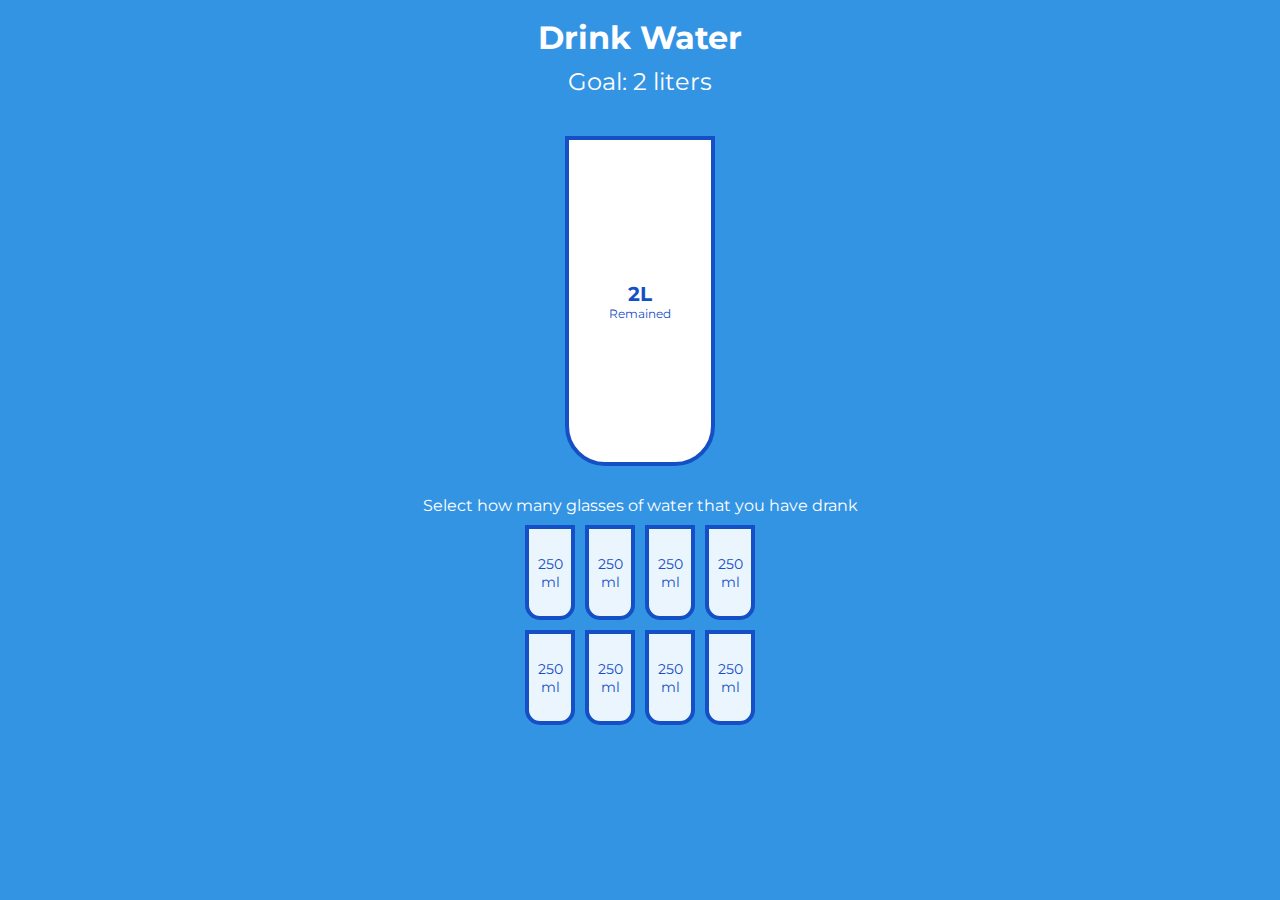
<file: MyProject/drink water/index.html>
<!DOCTYPE html>
<html lang="en">
<head>
    <meta charset="UTF-8">
    <meta http-equiv="X-UA-Compatible" content="IE=edge">
    <meta name="viewport" content="width=device-width, initial-scale=1.0">
    <title>Drink Water Reminder</title>
    <link rel="stylesheet" href="style.css">
</head>
<body>
    <h1>Drink Water</h1>
    <h2>Goal: 2 liters</h2>
    <div class="cup">
      <div class="remained" id="remained">
        <span id="liters"></span>
        <small>Remained</small>
      </div>
      <div class="percentage" id="percentage"></div>
    </div>
    <p class="text">Select how many glasses of water that you have drank</p>
    <div class="cups">
      <div class="cup cup-small">250 ml</div>
      <div class="cup cup-small">250 ml</div>
      <div class="cup cup-small">250 ml</div>
      <div class="cup cup-small">250 ml</div>
      <div class="cup cup-small">250 ml</div>
      <div class="cup cup-small">250 ml</div>
      <div class="cup cup-small">250 ml</div>
      <div class="cup cup-small">250 ml</div>
    </div>
    <script src="script.js"></script>
</body>
</html>
</file>
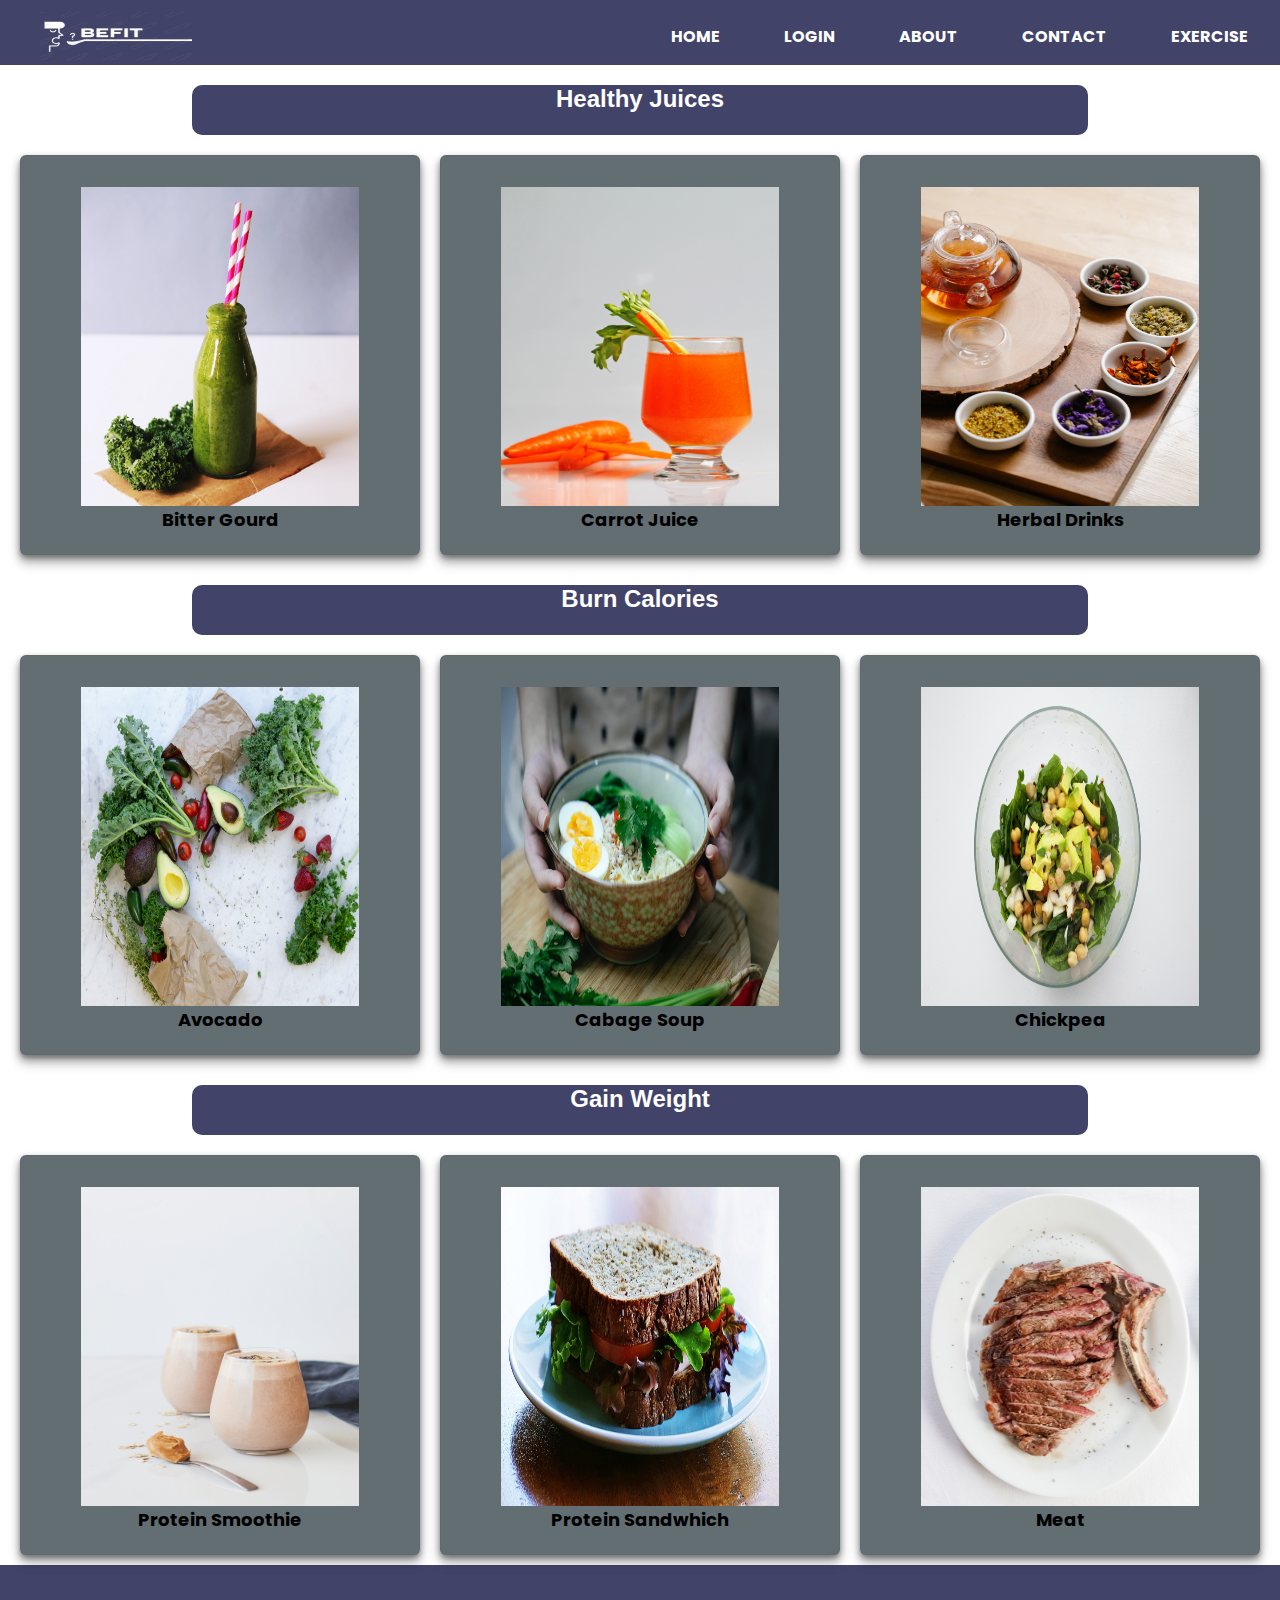
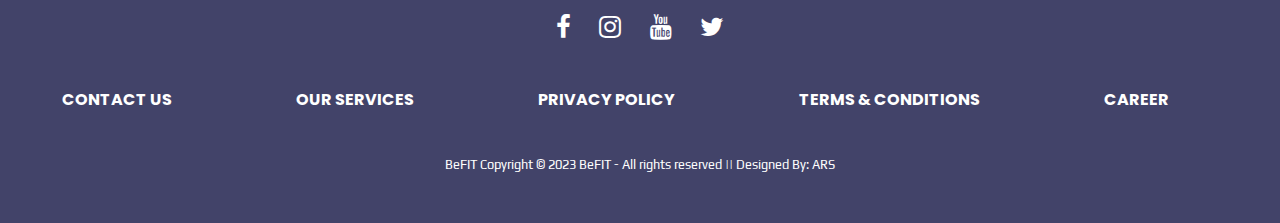
<file: MyProject/complete web development/diet.html>
<!DOCTYPE html>
<html>

<head>
	<meta charset="utf-8">
	<meta name="viewport" content="width=device-width, initial-scale=1">
	<title>BeFit-Eat healthy</title>
	<link rel="stylesheet" type="text/css" href="exercise.css">
    <!-- <link rel="shortcut.icon" type="image/x-icon" href="logo.png"> -->
	<!-- <link href="https://cdn.jsdelivr.net/npm/bootstrap@5.3.0-alpha1/dist/css/bootstrap.min.css" rel="stylesheet" integrity="sha384-GLhlTQ8iRABdZLl6O3oVMWSktQOp6b7In1Zl3/Jr59b6EGGoI1aFkw7cmDA6j6gD" crossorigin="anonymous"> -->

</head>

<body>
	<header>
		<nav>
			<h2 class="logo">
				<img class="logo1" src="BEFITLOGO.jpeg">
			</h2>
			<ul>
				<a href="#">
					<li>Home</li>
				</a>
				<a href="#">
					<li>Login</li>
				</a>
				<a href="#">
					<li>About</li>
				</a>
				<a href="#">
					<li>Contact</li>
				</a>
				<a href="#">
					<li>Exercise</li>
				</a>
			</ul>
        </nav>

        <div class="h2-yog">
            <h2 class="head">Healthy Juices</h2>
        </div>
       
        </div>
            <div class="card-deck" >
                <div class="card">
                  <img src="img1.jpg" class="card-img-top"   >
                  <div class="card-body">
                    <a href="https://youtu.be/FpC0NKRVp8w" class="card-title a1">Bitter Gourd</a>
                    <!-- <h5 class="card-title">Malasana</h5> -->
                    <p class="card-text"></p>
                    <p class="card-text"><small class="text-muted"></small></p>
                  </div>
                </div>
                <div class="card">
                  <img src="img2.jpg" class="card-img-top" alt="...">
                  <div class="card-body">
                    <a href="https://youtu.be/8y4k4JBVVUk" class="card-title a1">Carrot Juice</a>
                    <!-- <h5 class="card-title">SuryaNamskar</h5> -->
                    <p class="card-text"></p>
                    <p class="card-text"><small class="text-muted"></small></p>
                  </div>
                </div>
                <div class="card">
                  <img src="img3.jpg" class="card-img-top" alt="...">
                  <div class="card-body">
                    <a href="https://youtu.be/uIenAzUiUX0" class="card-title a1">Herbal Drinks</a>
                    <!-- <h5 class="card-title">Vipritasana</h5> -->
                    <p class="card-text"></p>
                    <p class="card-text"><small class="text-muted"></small></p>
                  </div>
                </div>
              </div>
		
              <div class="h2-yog">
                <h2 class="head">Burn Calories</h2>
            </div>
           
            </div>
                <div class="card-deck" >
                    <div class="card">
                      <img src="img4.jpg" class="card-img-top"   >
                      <div class="card-body">
                        <a href="" class="card-title a1">Avocado</a>
                        <!-- <h5 class="card-title">Malasana</h5> -->
                        <p class="card-text"></p>
                        <p class="card-text"><small class="text-muted"></small></p>
                      </div>
                    </div>
                    <div class="card">
                      <img src="img5.jpg" class="card-img-top" alt="...">
                      <div class="card-body">
                        <a href="https://youtu.be/w0e5QR5kg5Q" class="card-title a1">Cabage Soup</a>
                        <!-- <h5 class="card-title">SuryaNamskar</h5> -->
                        <p class="card-text"></p>
                        <p class="card-text"><small class="text-muted"></small></p>
                      </div>
                    </div>
                    <div class="card">
                      <img src="img6.jpg" class="card-img-top" alt="...">
                      <div class="card-body">
                        <a href="https://youtu.be/O_uPHh2Mbho" class="card-title a1">Chickpea</a>
                        <!-- <h5 class="card-title">Vipritasana</h5> -->
                        <p class="card-text"></p>
                        <p class="card-text"><small class="text-muted"></small></p>
                      </div>
                    </div>
                  </div>

                  
              <div class="h2-yog">
                <h2 class="head">Gain Weight</h2>
            </div>
           
            </div>
                <div class="card-deck" >
                    <div class="card">
                      <img src="img7.jpg" class="card-img-top"   >
                      <div class="card-body">
                        <a href="https://youtu.be/SsE8z-MVO2g" class="card-title a1">Protein Smoothie</a>
                        <!-- <h5 class="card-title">Malasana</h5> -->
                        <p class="card-text"></p>
                        <p class="card-text"><small class="text-muted"></small></p>
                      </div>
                    </div>
                    <div class="card">
                      <img src="img8.jpg" class="card-img-top" alt="...">
                      <div class="card-body">
                        <a href="https://youtube.com/shorts/r_LsiqSWfAI?feature=share" class="card-title a1">Protein Sandwhich</a>
                        <!-- <h5 class="card-title">SuryaNamskar</h5> -->
                        <p class="card-text"></p>
                        <p class="card-text"><small class="text-muted"></small></p>
                      </div>
                    </div>
                    <div class="card">
                      <img src="img9.jpg" class="card-img-top" alt="...">
                      <div class="card-body">
                        <a href="https://youtu.be/6p_dBnBJI_o" class="card-title a1">Meat</a>
                        <!-- <h5 class="card-title">Vipritasana</h5> -->
                        <p class="card-text"></p>
                        <p class="card-text"><small class="text-muted"></small></p>
                      </div>
                    </div>
                  </div>
		<!-- <script type="text/javascript">
			let image = document.getElementById('image')
			let images = ['img/sporlab-XiZ7pRvCzro-unsplash.jpg','img/bruce-mars-HHXdPG_eTIQ-unsplash.jpg']
			setInterval(function(){
				let random =Math.floor(Math.random*4)
				img.src = images[random]
			},800)
		</script> -->
		<!-- <script>(function (w, d) { w.CollectId = "63c798629eed8935fca52bdf"; var h = d.head || d.getElementsByTagName("head")[0]; var s = d.createElement("script"); s.setAttribute("type", "text/javascript"); s.async = true; s.setAttribute("src", "https://collectcdn.com/launcher.js"); h.appendChild(s); })(window, document);</script> -->
		<!-- <script src="https://cdn.jsdelivr.net/npm/bootstrap@5.3.0-alpha1/dist/js/bootstrap.bundle.min.js" integrity="sha384-w76AqPfDkMBDXo30jS1Sgez6pr3x5MlQ1ZAGC+nuZB+EYdgRZgiwxhTBTkF7CXvN" crossorigin="anonymous"></script> -->
		<!-- FONT AWESOME-->
<!--<link rel="stylesheet" href="https://cdnjs.cloudflare.com/ajax/libs/font-awesome/4.7.0/css/font-awesome.min.css">

GOOGLE FONTS-->
<!-- <link rel="preconnect" href="https://fonts.gstatic.com">
<link href="https://fonts.googleapis.com/css2?family=Fredoka+One&family=Play&display=swap" rel="stylesheet"> 
</head>
<body>
<footer>
<div class="footer">
<div class="row1">
<a href="#"><i class="fa fa-facebook"></i></a>
<a href="#"><i class="fa fa-instagram"></i></a>
<a href="#"><i class="fa fa-youtube"></i></a>
<a href="#"><i class="fa fa-twitter"></i></a>
</div>

<div class="row1">
<ul>
<li><a href="#">Contact us</a></li>
<li><a href="#">Our Services</a></li>
<li><a href="#">Privacy Policy</a></li>
<li><a href="#">Terms & Conditions</a></li>
<li><a href="#">Training</a></li>
</ul>
</div>

<div class="row1">
INFERNO Copyright © 2023 BeFIT - All rights reserved || Designed By: ARS
</div>
</div>
</footer> --> 
<!--FONT AWESOME-->
<link rel="stylesheet" href="https://cdnjs.cloudflare.com/ajax/libs/font-awesome/4.7.0/css/font-awesome.min.css">

<!--GOOGLE FONTS-->
<link rel="preconnect" href="https://fonts.gstatic.com">
<link href="https://fonts.googleapis.com/css2?family=Fredoka+One&family=Play&display=swap" rel="stylesheet"> 
</head>
<body>
<footer>
<div class="footer">
<div class="row1">
<a href="#"><i class="fa fa-facebook"></i></a>
<a href="#"><i class="fa fa-instagram"></i></a>
<a href="#"><i class="fa fa-youtube"></i></a>
<a href="#"><i class="fa fa-twitter"></i></a>
</div>

<div class="row1">
<ul>
<li><a href="#">Contact us</a></li>
<li><a href="#">Our Services</a></li>
<li><a href="#">Privacy Policy</a></li>
<li><a href="#">Terms & Conditions</a></li>
<li><a href="#">Career</a></li>
</ul>
</div>

<div class="row1">
BeFIT Copyright © 2023 BeFIT - All rights reserved || Designed By: ARS 
</div>
</div>
</footer>




</body>

</html>
</file>
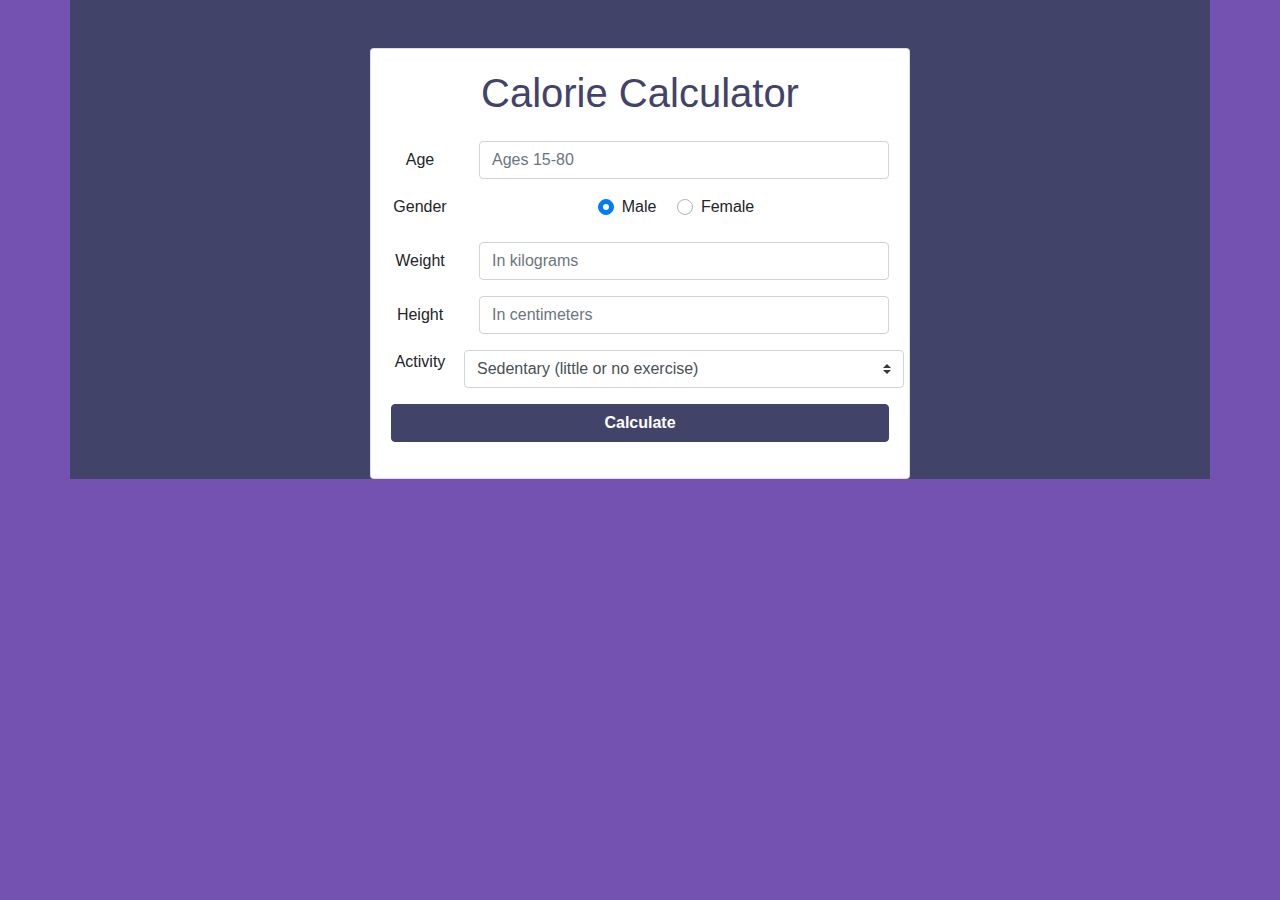
<file: MyProject/Simple Calorie Calculator App using JavaScript/caloriecal.html>
<!doctype html>
<html lang="en">
  <head>
    <!-- Required meta tags -->
    <meta charset="utf-8">
    <meta name="viewport" content="width=device-width, initial-scale=1, shrink-to-fit=no">

    <!-- Bootstrap CSS -->
    <link rel="stylesheet" href="https://stackpath.bootstrapcdn.com/bootstrap/4.5.2/css/bootstrap.min.css" integrity="sha384-JcKb8q3iqJ61gNV9KGb8thSsNjpSL0n8PARn9HuZOnIxN0hoP+VmmDGMN5t9UJ0Z" crossorigin="anonymous">
    <link rel="stylesheet" href="style.css">
    <title>Calorie Calculator</title>

    <style>
      #loading, #results {
        display: none;
      }
      #loading {
        width: 100%;
      }
    </style>
  </head>
  <body>
    <div class="container" style="background-color: #424369;">
      <div class="row">
        <div class="col-lg-6 mx-auto">
          <div class="card card-body text-center mt-5">
            <h1 class="heading display-5 pb-3">Calorie Calculator</h1>
            <form id="calorie-form">

              <div class="form-group row">
                <label for="age" class="col-sm-2 col-form-label">Age</label>
                <div class="col-sm-10">
                  <input type="number" class="form-control" id="age" placeholder="Ages 15-80">
                </div>
              </div>

              <fieldset class="form-group">
                <div class="row">
                  <legend class="col-form-label col-sm-2 pt-0">Gender</legend>
                  <div class="col-sm-10" id="form-radio">
                    <div class="custom-control custom-radio custom-control-inline">
                      <input type="radio" id="male" name="customRadioInline1" class="custom-control-input" checked="checked">
                      <label class="custom-control-label" for="male">Male</label>
                    </div>
                    <div class="custom-control custom-radio custom-control-inline">
                      <input type="radio" id="female" name="customRadioInline1" class="custom-control-input">
                      <label class="custom-control-label" for="female">Female</label>
                    </div>  
                  </div>
                </div> 
              </fieldset> 

              <div class="form-group row">
                <label for="weight" class="col-sm-2 col-form-label">Weight</label>
                <div class="col-sm-10">
                  <input type="number" class="form-control" id="weight" placeholder="In kilograms">
                </div>
              </div>

              <div class="form-group row">
                <label for="height" class="col-sm-2 col-form-label">Height</label>
                <div class="col-sm-10">
                  <input type="number" class="form-control" id="height" placeholder="In centimeters">
                </div>
              </div>
              
              <div class="form-group row">
                <legend class="col-form-label col-sm-2 pt-0">Activity</legend>
                <select class="custom-select col-sm-10" id="list">
                  <option selected value="1">Sedentary (little or no exercise)</option>
                  <option value="2">Lightly active (light exercise/sports 1-3 days/week)</option>
                  <option value="3">Moderately active (moderate exercise/sports 3-5 days/week)</option>
                  <option value="4">Very active (hard exercise/sports 6-7 days a week)</option>
                  <option value="5">Extra active (very hard exercise/sports & physical job or 2x training)</option>
                </select>
              </div>

              <div class="form-group">
                <input type="submit" value="Calculate"  class="btn btn-primary btn-block">
              </div>

            </form>

            <div id="loading">
              <img src="./img/Loading.gif" alt="">
            </div>

            <div id="results" class="pt-4">
              <h5>Total Calories</h5>
              <div class="form-group">
                <div class="input-group">
                  <input type="number" class="form-control" id="total-calories" disabled>
                </div>
              </div>                       
            </div>
          </div>
        </div>
      </div>
    </div>


    <script src="https://code.jquery.com/jquery-3.5.1.slim.min.js" integrity="sha384-DfXdz2htPH0lsSSs5nCTpuj/zy4C+OGpamoFVy38MVBnE+IbbVYUew+OrCXaRkfj" crossorigin="anonymous"></script>
    <script src="https://cdn.jsdelivr.net/npm/popper.js@1.16.1/dist/umd/popper.min.js" integrity="sha384-9/reFTGAW83EW2RDu2S0VKaIzap3H66lZH81PoYlFhbGU+6BZp6G7niu735Sk7lN" crossorigin="anonymous"></script>
    <script src="https://stackpath.bootstrapcdn.com/bootstrap/4.5.2/js/bootstrap.min.js" integrity="sha384-B4gt1jrGC7Jh4AgTPSdUtOBvfO8shuf57BaghqFfPlYxofvL8/KUEfYiJOMMV+rV" crossorigin="anonymous"></script>
    <script src="script.js"></script>
  </body>
</html>
</file>
<file: MyProject/drink water/style.css>
@import url("https://fonts.googleapis.com/css2?family=Montserrat:wght@400;600&display=swap");

:root {
  --border-color: #144fc6;
  --fill-color: #6ab3f8;
}

* {
  box-sizing: border-box;
}

body {
  background-color: #3494e4;
  color: #fff;
  font-family: "Montserrat", sans-serif;
  display: flex;
  flex-direction: column;
  align-items: center;
  margin-bottom: 40px;
}

h1 {
  margin: 10px 0 0;
}

h2 {
  font-weight: 400;
  margin: 10px 0;
}

.text {
  text-align: center;
  margin: 0 0 5px;
}

.cup {
  background-color: #fff;
  border: 4px solid var(--border-color);
  color: var(--border-color);
  border-radius: 0 0 40px 40px;
  height: 330px;
  width: 150px;
  margin: 30px 0;
  display: flex;
  flex-direction: column;
  overflow: hidden;
}

.cup.cup-small {
  height: 95px;
  width: 50px;
  border-radius: 0 0 15px 15px;
  background-color: rgba(255, 255, 255, 0.9);
  cursor: pointer;
  font-size: 14px;
  align-items: center;
  justify-content: center;
  text-align: center;
  margin: 5px;
  transition: 0.3s ease;
}

.cup.cup-small.full {
  background-color: var(--fill-color);
  color: #fff;
}

.cups {
  display: flex;
  flex-wrap: wrap;
  align-items: center;
  justify-content: center;
  width: 280px;
}

.remained {
  display: flex;
  flex-direction: column;
  align-items: center;
  justify-content: center;
  text-align: center;
  flex: 1;
  transition: 0.3s ease;
}

.remained span {
  font-size: 20px;
  font-weight: bold;
}

.remained small {
  font-size: 12px;
}

.percentage {
  background-color: var(--fill-color);
  display: flex;
  align-items: center;
  justify-content: center;
  font-size: 30px;
  font-weight: bold;
  height: 0;
  transition: 0.3s ease;
}
</file>
<file: MyProject/complete web development/exercise.css>
@import url('https://fonts.googleapis.com/css2?family=Poppins:wght@400;700&display=swap');
:root{
	--primary-color: #424369;
	--secondary-color: #636e72;
	--font: 'Poppins', sans-serif;
}
*{
	padding: 0;
	margin: 0;
	box-sizing: border-box;
	
	
}

.btn{
	padding: .6rem .8rem;
	text-transform: uppercase;
	font-family: var(--font);
	background: var(--primary-color);
	color: white;
	font-size: 16px;
	text-decoration: none;
	outline: none;
	border: 4px solid var(--primary-color);
	transition: .3s;
	cursor: pointer;
	margin-top:5px;
	border-radius: 10px;
	box-shadow: 	6px 7px 11px 0px rgba(0,0,0,0.34);
border:	1px solid rgba(0,0,0,0.1);
border-radius:	4px;

}
.btn:hover{
	background:rgba(10, 16, 71, 0.58);
}
body{
	background: #fff;
	font-family: var(--font);
}

nav{ background-color: #424369;
	width: 100vw;
	height: 65px;
	border-top: .5rem solid var(--primary-color);
	display: flex;
	justify-content: space-between;
	align-items: center;
	z-index: 999999;
}

.logo{
	display: flex;
	justify-content: center;
	align-items: center;
	height: 55px;
	width: 15%;
	font-weight: 700;
	background: var(--primary-color);
	
}
.logo1{
	height: min-content;
	padding-left: 40px;
	width:200px;
	height:49px;
}
.bt{
	background-color: #636e72;
}
.justify{
	text-align: justify;
	margin:10px;
}
/* .logo::before{
	content: "GYM";
	color: white;
}
.logo::after{
	content: "Today";
	color: black;
}
*/
ul{
	display: flex;
	align-items: center;
	height: 60px;
}

ul a{
	text-decoration: none;
	color: white;
	margin: 0 2rem;
	text-transform: uppercase;
	font-family: var(--font);
	font-weight: 700;
	font-size: 16px;
}
ul li{
	list-style: none;
}
ul a:hover{
	color:black;
}

.banner{
	background: url(img/yoga.jpg);
	background-size: cover;
	background-position: center;
	background-repeat: no-repeat;
transition: 5s;
	height: 85vh;

	animation-name: animate;
	animation-direction: alternate-reverse;
	animation-duration:18s;
	animation-fill-mode: forwards;
	animation-iteration-count:infinite ;
	animation-play-state: running;
	animation-timing-function:ease-in-out;
	background-color: #424369;
}
/* changes */
@keyframes animate{
    0%
    {
        background-image: url(img/sporlab-XiZ7pRvCzro-unsplash.jpg);
    }
    20%{
        background-image: url(img/bruce-mars-HHXdPG_eTIQ-unsplash.jpg);
    }
    40%
    {
        background-image: url(img/gabin-vallet-J154nEkpzlQ-unsplash.jpg);
    }
    60%
    {
        background-image: url(img/element5-digital-acrBf9BlfvE-unsplash.jpg);
    }
    80%
    {
        background-image: url(img/graham-mansfield-y7ywDXWJ-JU-unsplash.jpg);
    }
    100%
    {
        background-image: url(img/bruce-mars-gJtDg6WfMlQ-unsplash.jpg);
    }
}
.intro{
	position: absolute;
	top: 30%;
	left: 10%;
	color: white;
}

.intro h2,p{
	display: block;
	width: 60%;
}

.intro h2{
	text-transform: uppercase;
	letter-spacing: 2px;
	font-size: 30px;
}
.intro .btn{
	margin-top: 2rem;
}

.row{
	display: flex;
	justify-content:center;
	flex-direction: column;
	margin-top: 10px;
	align-items: center;
	background-image: url("bg3.jpg");
	background-size: cover;
}
.card{
	width: 70%;
	height: 400px;
	display: flex;
	justify-content: center;
	flex-direction: column;
	align-items: center;
	border-radius: 3%;
	 margin: 10px ; 
	 box-shadow: 	0px 3px 3px 0px rgba(0,0,0,0.12),
		0px 3px 6px 0px rgba(0,0,0,0.22),
		0px 5px 10px 0px rgba(0,0,0,0.2),
		0px 8px 12px 1px hsla(0, 0%, 0%, 0.19);
border:	1px solid rgba(0,0,0,0.03);
border-radius:	6px;

}
.card h2{
	text-transform: uppercase;
}
.cont-1{
	background-color:black;
	height:40vh;
    display: flex;
    flex-direction: row;
    align-content: space-around;
    justify-content: space-around;
    align-items: center;
}
.card-1{
	height:85%;
	width:23%;
}

@keyframes change{
    0%
    {
        background-image: url(img/bruce-mars-HHXdPG_eTIQ-unsplash.jpg);
    }
    20%
    {
        background-image: url(img/sporlab-XiZ7pRvCzro-unsplash.jpg);
    }
    
}

  .logo2{
	padding-top: 0;
	width: 200px;
	height: 100px;
  }
  body{
	margin:0;
	overflow-x:hidden;
	}
	
	.footer{
	background:#424369;
	padding:30px 0px;
	font-family: 'Play', sans-serif;
	text-align:center;
	}
	
	.footer .row1{
	width:100%;
	margin:1% 0%;
	padding:0.6% 0%;
	color:white;
	font-size:0.8em;
	}
	
	.footer .row1 a{
	text-decoration:none;
	color:white;
	transition:0.5s;
	}
	
	.footer .row1 a:hover{
	color:white;
	}
	
	.footer .row1 ul{
	width:100%;
	}
	
	.footer .row1 ul li{
	display:inline-block;
	margin:0px 30px;
	}
	
	.footer .row1 a i{
	font-size:2em;
	margin:0% 1%;
	}
	
	@media (max-width:720px){
	.footer{
	text-align:left;
	padding:5%;
	}
	.footer .row1 ul li{
	display:block;
	margin:10px 0px;
	text-align:left;
	}
	.footer .row1 a i{
	margin:0% 3%;
	}
	}
    .card-deck{
        display: flex;
        margin-top: 10px;
        margin-left: 10px;
        margin-right: 10px;
    }
    .card-img-top{
        margin-top: 10px;
        width: 70%;
        height: 80%;
    }
.a1{
    color: black;
    text-decoration: none;
    font-weight: bolder;
    font-size: larger;
    padding: 10px;
    margin-top: 10px;
}
.a1:hover{
    color: #424369;
}
.card-title{
    padding-top: 10px;
    font-size: large;
}
.h2-yog{
    margin:auto;
    margin-top: 20px;
    background-color: #424369;
    font-family: 'Segoe UI', Tahoma, Geneva, Verdana, sans-serif;
    width: 70%;
    height:50px;
    color: #fff;
    text-align: center;
    border-radius: 10px;

}
.card{
    background-color: #636e72;
}
.head{
    align-items: center;
    text-align: center;
}
</file>
<file: MyProject/Simple Calorie Calculator App using JavaScript/style.css>
body{
    background-color: #7452b2;
}
.container{
    background-color: #7452b2;

}
h1{
    color: #424369;
}
.btn-primary {
background-color: #424369;
font-weight: bolder;
border-color: #424369;
}
.btn-primary:hover{
    background-color: #6f71aa;
}
</file>
